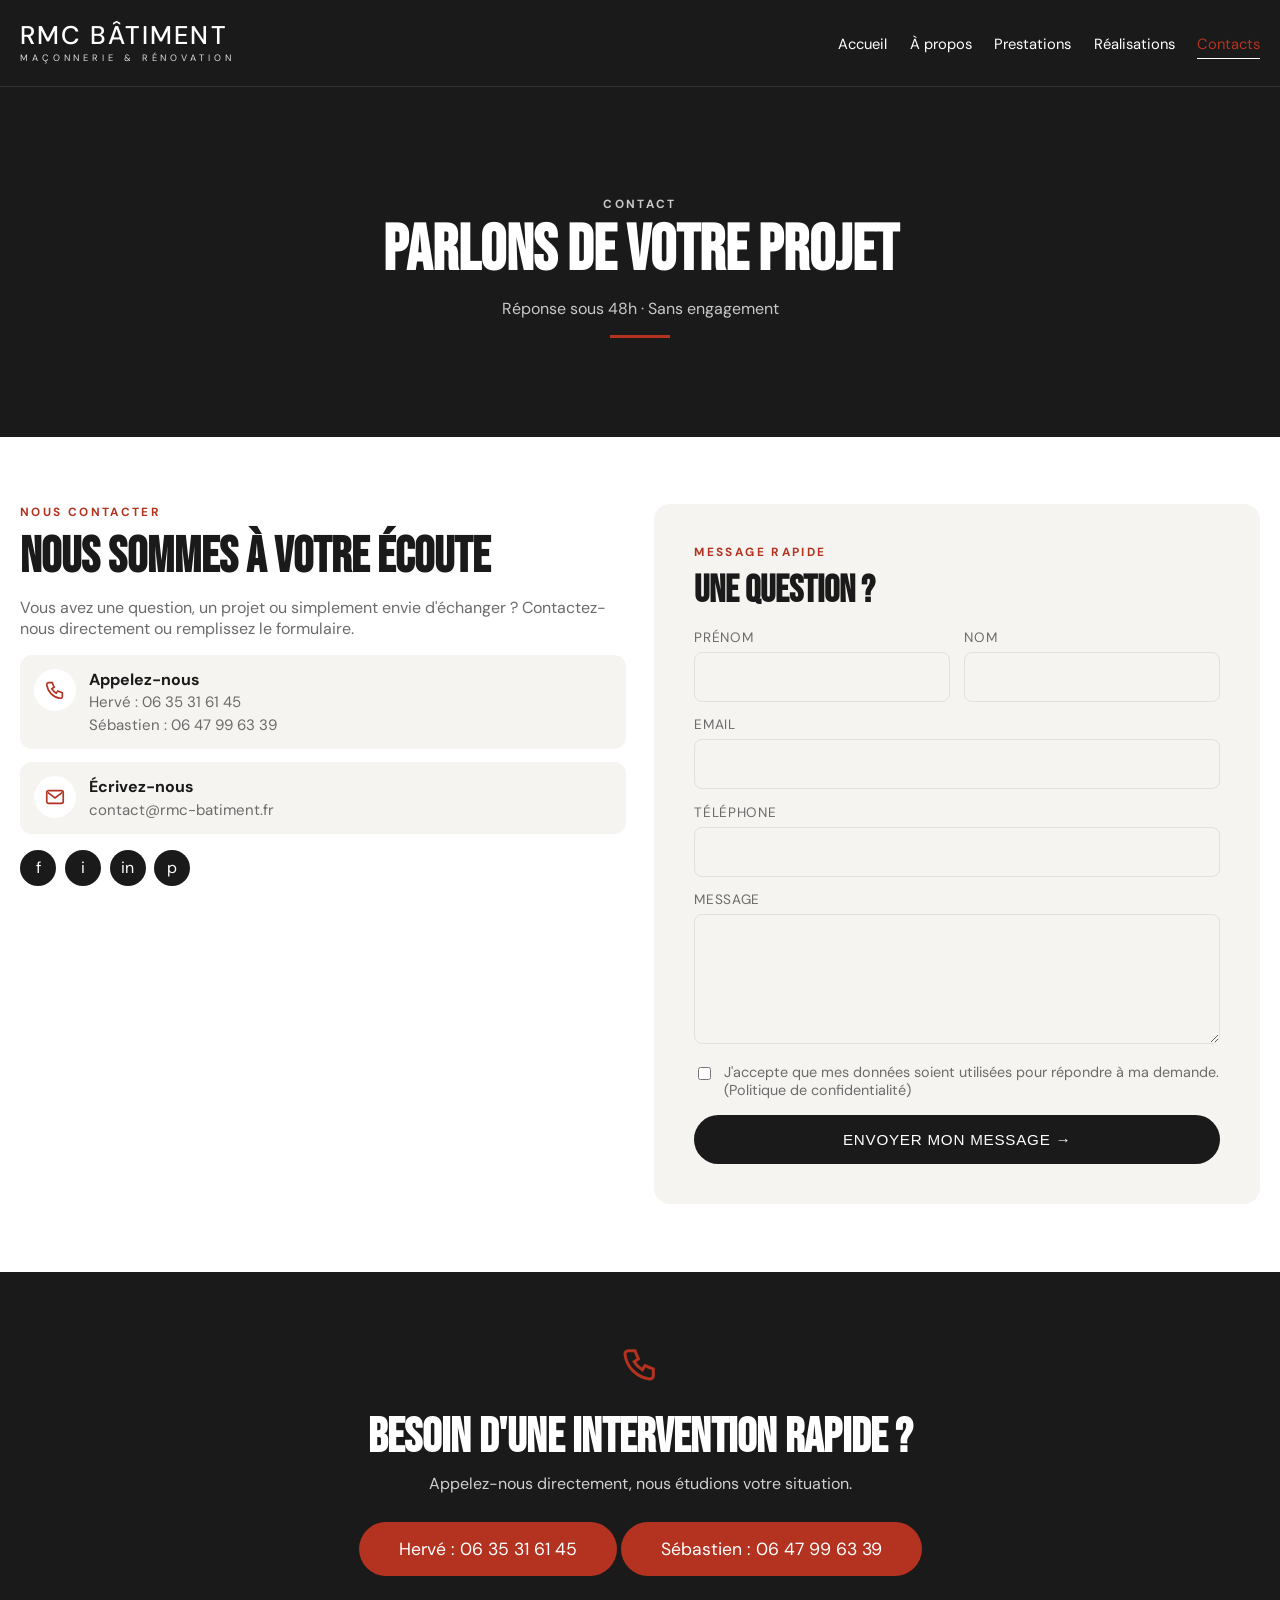
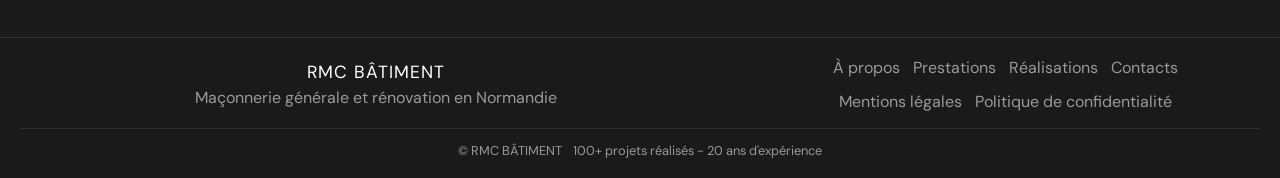
<file: contacts.html>
<!doctype html>
<html lang="fr">
  <head>
    <meta charset="UTF-8" />
    <meta name="viewport" content="width=device-width, initial-scale=1.0" />
    <title>Contacts — RMC Bâtiment | Maçonnerie & Rénovation Normandie</title>
    <meta
      name="description"
      content="Contactez RMC Bâtiment pour vos travaux de maçonnerie, rénovation ou terrassement en Normandie. Réponse sous 48h."
    />
    <link rel="icon" href="assets/images/favicon-rmc-batiment.ico" />
    <link rel="preconnect" href="https://fonts.googleapis.com" />
    <link rel="preconnect" href="https://fonts.gstatic.com" crossorigin />
    <link
      href="https://fonts.googleapis.com/css2?family=Bebas+Neue&family=DM+Sans:wght@400;500;700&family=Playfair+Display:ital@1&display=swap"
      rel="stylesheet"
    />
    <style>
      :root {
        --bg: #f5f4f0;
        --dark: #1a1a1a;
        --muted: #6b6b6b;
        --accent: #b43320;
        --error: #e53e3e;
      }
      * { box-sizing: border-box; }
      html, body { margin: 0; padding: 0; }
      body { background: var(--bg); color: var(--dark); font-family: "DM Sans", sans-serif; }
      a { color: inherit; text-decoration: none; }
      .container { width: min(100% - 2rem, 1240px); margin-inline: auto; }

      .site-header {
        position: sticky;
        top: 0;
        z-index: 30;
        background: #1a1a1a;
        border-bottom: 1px solid rgba(255, 255, 255, 0.1);
      }
      .header-inner { min-height: 86px; display: flex; align-items: center; justify-content: space-between; gap: 1rem; }
      .logo-mark { display: inline-flex; flex-direction: column; line-height: 1; color: #fff; }
      .brand { font-size: clamp(1.25rem, 2vw, 1.6rem); letter-spacing: 0.08em; font-weight: 500; }
      .tagline { margin-top: 0.35rem; font-size: 0.58rem; letter-spacing: 0.42em; text-transform: uppercase; opacity: 0.86; }
      .main-nav ul { list-style: none; margin: 0; padding: 0; display: flex; gap: 1.4rem; }
      .main-nav a { color: #fff; font-size: 0.92rem; position: relative; }
      .main-nav a::after {
        content: ""; position: absolute; left: 0; right: 0; bottom: -0.35rem; height: 1px;
        background: #fff; transform: scaleX(0); transform-origin: left; transition: transform 0.3s ease;
      }
      .main-nav a:hover::after, .main-nav a.active::after { transform: scaleX(1); }
      .main-nav a.active { color: var(--accent); }

      .hero {
        min-height: 350px;
        background: #1a1a1a;
        display: grid;
        place-items: center;
        text-align: center;
        color: #fff;
      }
      .eyebrow {
        margin: 0 0 0.45rem;
        color: var(--accent);
        text-transform: uppercase;
        letter-spacing: 0.2em;
        font-size: 0.74rem;
        font-weight: 700;
      }
      .hero h1 {
        margin: 0;
        font-family: "Bebas Neue", sans-serif;
        font-size: clamp(2.4rem, 8vw, 4rem);
        opacity: 0;
        transform: translateY(20px);
        transition: opacity 0.8s ease, transform 0.8s ease;
      }
      body.loaded .hero h1 { opacity: 1; transform: translateY(0); }
      .hero p { margin: 0.6rem 0 0; color: #c9c9c9; }
      .hero-line { width: 60px; height: 3px; background: var(--accent); margin: 1rem auto 0; }

      .section { padding: 4.2rem 0; }
      .contact-top { background: #fff; }
      .contact-grid { display: grid; grid-template-columns: 1fr; gap: 1.5rem; }
      .title { margin: 0.2rem 0 0.6rem; font-family: "Bebas Neue", sans-serif; font-size: clamp(2rem, 4vw, 3.1rem); }
      .lead { color: var(--muted); margin: 0 0 1rem; }

      .coord-list { display: grid; gap: 0.85rem; }
      .coord-card {
        display: grid;
        grid-template-columns: 42px 1fr;
        gap: 0.8rem;
        align-items: start;
        background: #f5f4f0;
        border-radius: 12px;
        padding: 14px;
        opacity: 0;
        transform: translateX(-28px);
        transition: opacity 0.55s ease, transform 0.55s ease;
      }
      .coord-card.in { opacity: 1; transform: translateX(0); }
      .coord-icon {
        width: 42px; height: 42px; border-radius: 50%;
        display: grid; place-items: center; background: #fff; color: var(--accent);
      }
      .coord-icon svg { width: 22px; height: 22px; }
      .coord-title { margin: 0; color: #1a1a1a; font-weight: 700; }
      .coord-text { margin: 0.15rem 0 0; color: var(--muted); font-size: 0.94rem; }

      .socials { margin-top: 1rem; display: flex; gap: 0.55rem; flex-wrap: wrap; }
      .socials a {
        width: 36px; height: 36px; border-radius: 50%;
        display: inline-flex; align-items: center; justify-content: center;
        background: #1a1a1a; color: #fff; transition: background 0.2s ease;
      }
      .socials a:hover { background: #b43320; }

      .quick-form-wrap {
        background: #f5f4f0;
        border-radius: 16px;
        padding: 40px;
      }
      .quick-form-wrap .title { font-size: clamp(1.8rem, 3vw, 2.6rem); margin-bottom: 0.9rem; }

      .quote-section { background: #f5f4f0; }
      .quote-head { text-align: center; margin-bottom: 1.5rem; }
      .quote-head p { margin: 0; color: var(--muted); }
      .quote-form {
        max-width: 800px;
        margin-inline: auto;
        background: #fff;
        border-radius: 16px;
        padding: 48px;
        box-shadow: 0 10px 22px rgba(0, 0, 0, 0.08);
      }
      .form-step {
        margin: 0 0 1.5rem;
        color: var(--accent);
        text-transform: uppercase;
        letter-spacing: 0.08em;
        font-size: 0.86rem;
        border-bottom: 1px solid #e0e0e0;
        padding-bottom: 0.7rem;
      }
      .grid-two { display: grid; grid-template-columns: 1fr; gap: 0.9rem; }
      .field { margin-bottom: 0.9rem; }
      .field label {
        display: block;
        margin-bottom: 6px;
        color: #6b6b6b;
        text-transform: uppercase;
        letter-spacing: 0.05em;
        font-size: 0.85rem;
      }
      input, select, textarea {
        width: 100%;
        border: 1px solid #e0e0e0;
        border-radius: 8px;
        padding: 14px 16px;
        background: #fff;
        font-family: "DM Sans", sans-serif;
        font-size: 0.95rem;
        color: #1a1a1a;
        transition: border-color 0.2s ease, border-width 0.2s ease;
      }
      textarea { resize: vertical; min-height: 120px; }
      input:focus, select:focus, textarea:focus {
        outline: none;
        border: 2px solid var(--accent);
      }
      .quick-form-wrap input,
      .quick-form-wrap select,
      .quick-form-wrap textarea {
        background: #f5f4f0;
      }
      .form-row {
        display: grid;
        grid-template-columns: 1fr;
        gap: 0.9rem;
      }
      .checkbox {
        display: grid;
        grid-template-columns: auto 1fr;
        gap: 0.6rem;
        align-items: start;
        margin: 0.8rem 0 1rem;
      }
      .checkbox input { width: auto; margin-top: 0.2rem; }
      .checkbox label {
        margin: 0;
        text-transform: none;
        letter-spacing: 0;
        font-size: 0.9rem;
        color: var(--muted);
      }
      .error {
        margin-top: 4px;
        color: var(--error);
        font-size: 0.82rem;
        display: none;
      }
      .field.invalid .error { display: block; }
      .field.invalid input,
      .field.invalid select,
      .field.invalid textarea {
        border: 2px solid var(--error);
      }

      .btn-submit {
        width: 100%;
        border: 0;
        border-radius: 50px;
        padding: 16px;
        color: #fff;
        background: #1a1a1a;
        font-size: 0.95rem;
        letter-spacing: 0.05em;
        text-transform: uppercase;
        cursor: pointer;
        transition: background 0.2s ease;
      }
      .btn-submit:hover { background: #b43320; }
      .btn-submit.accent { background: #b43320; padding: 18px; font-size: 1rem; }
      .btn-submit.accent:hover { background: #b43320; }

      .success-msg {
        display: none;
        margin-top: 1rem;
        border: 1px solid #38a169;
        background: #f0fff4;
        color: #276749;
        border-radius: 10px;
        padding: 0.9rem 1rem;
      }
      .success-msg.show { display: block; }

      .maps { background: #fff; text-align: center; }
      .map-title { margin: 0; font-family: "Bebas Neue", sans-serif; font-size: clamp(2rem, 4vw, 3rem); }
      .map-sub { margin: 0.45rem 0 1rem; color: var(--muted); }
      .map-placeholder {
        width: 100%;
        height: 450px;
        border-radius: 12px;
        background: #2c2c2c;
        color: #fff;
        display: grid;
        place-items: center;
        padding: 1rem;
      }

      .urgence {
        background: #1a1a1a;
        color: #fff;
        text-align: center;
        padding: 3.8rem 0;
      }
      .urgence-icon {
        width: 64px;
        height: 64px;
        margin: 0 auto 0.8rem;
        display: grid;
        place-items: center;
        color: #b43320;
        animation: pulse 2s infinite;
      }
      .urgence-icon svg { width: 40px; height: 40px; }
      @keyframes pulse {
        0%, 100% { transform: scale(1); }
        50% { transform: scale(1.1); }
      }
      .urgence h2 {
        margin: 0 0 0.45rem;
        font-family: "Bebas Neue", sans-serif;
        font-size: clamp(2rem, 4.5vw, 3rem);
      }
      .urgence p { margin: 0 0 1rem; color: #d0d0d0; }
      .urgence-btn {
        display: inline-flex;
        border-radius: 50px;
        padding: 16px 40px;
        font-size: 1.1rem;
        background: #b43320;
        color: #fff;
      }

      .reveal {
        opacity: 0;
        transform: translateY(30px);
        transition: opacity 0.65s ease, transform 0.65s ease;
      }
      .reveal.in { opacity: 1; transform: translateY(0); }

      .site-footer {
        border-top: 1px solid rgba(255, 255, 255, 0.1);
        background: #1a1a1a;
        color: #9a9a9a;
        padding: 1.2rem 0 1.2rem;
      }
      .footer-grid { display: grid; grid-template-columns: 1fr; gap: 1.2rem; text-align: center; }
      .footer-brand { color: #fff; font-size: 1.1rem; letter-spacing: 0.06em; margin: 0; }
      .footer-note { margin: 0.25rem 0 0; }
      .footer-links { display: grid; gap: 0.8rem; justify-content: center; }
      .footer-links-row { display: flex; flex-wrap: wrap; gap: 0.8rem; justify-content: center; }
      .footer-links a, .footer-meta { color: #9a9a9a; }
      .footer-links a:hover { color: #fff; }
      .footer-meta {
        border-top: 1px solid rgba(255, 255, 255, 0.1);
        margin-top: 1rem;
        padding-top: 0.8rem;
        font-size: 0.8rem;
        display: flex;
        justify-content: space-between;
        gap: 0.7rem;
      }

      @media (min-width: 768px) {
        .contact-grid { grid-template-columns: 1fr 1fr; gap: 1.8rem; }
        .form-row, .grid-two { grid-template-columns: 1fr 1fr; }
        .footer-grid { grid-template-columns: 1.4fr 1fr; align-items: center; justify-content: space-between; }
        .footer-meta { justify-content: center; }
      }

      @media (min-width: 1200px) {
        .hero h1 { font-size: 4rem; }
      }

      @media (max-width: 900px) {
        .header-inner {
          min-height: 80px;
          flex-direction: column;
          justify-content: center;
          align-items: flex-start;
          padding: 0.55rem 0;
        }
        .main-nav ul {
          gap: 0.95rem;
          flex-wrap: wrap;
        }
        .footer-meta { flex-direction: column; justify-content: center; align-items: center; }
      }
    </style>
  </head>
  <body>
    <header class="site-header">
      <div class="container header-inner">
        <a href="index.html" class="logo-mark" aria-label="Accueil RMC Bâtiment">
          <span class="brand">RMC BÂTIMENT</span>
          <span class="tagline">MAÇONNERIE & RÉNOVATION</span>
        </a>
        <nav class="main-nav" aria-label="Navigation principale">
          <ul>
            <li><a href="index.html">Accueil</a></li>
            <li><a href="a-propos.html">À propos</a></li>
            <li><a href="prestations.html">Prestations</a></li>
            <li><a href="realisations.html">Réalisations</a></li>
            <li><a href="contacts.html" class="active">Contacts</a></li>
          </ul>
        </nav>
      </div>
    </header>

    <main>
      <section class="hero">
        <div class="container">
          <p class="eyebrow">CONTACT</p>
          <h1>Parlons de votre projet</h1>
          <p>Réponse sous 48h · Sans engagement</p>
          <div class="hero-line"></div>
        </div>
      </section>

      <section class="section contact-top" id="contact">
        <div class="container contact-grid">
          <article class="reveal">
            <p class="eyebrow">NOUS CONTACTER</p>
            <h2 class="title">Nous sommes à votre écoute</h2>
            <p class="lead">Vous avez une question, un projet ou simplement envie d'échanger ? Contactez-nous directement ou remplissez le formulaire.</p>

            <div class="coord-list">
              <article class="coord-card" data-delay="100">
                <div class="coord-icon"><svg viewBox="0 0 24 24" fill="none"><path d="M5 4h4l2 5-2.5 1.6a15 15 0 0 0 4.9 4.9L15 13l5 2v4a2 2 0 0 1-2.2 2A17 17 0 0 1 3 6.2 2 2 0 0 1 5 4Z" stroke="currentColor" stroke-width="1.8"/></svg></div>
                <div><p class="coord-title">Appelez-nous</p><p class="coord-text"><a href="tel:+33635316145">Hervé : 06 35 31 61 45</a></p><p class="coord-text"><a href="tel:+33647996339">Sébastien : 06 47 99 63 39</a></p></div>
              </article>
              <article class="coord-card" data-delay="200">
                <div class="coord-icon"><svg viewBox="0 0 24 24" fill="none"><rect x="3" y="5" width="18" height="14" rx="2" stroke="currentColor" stroke-width="1.8"/><path d="m4 7 8 6 8-6" stroke="currentColor" stroke-width="1.8"/></svg></div>
                <div><p class="coord-title">Écrivez-nous</p><p class="coord-text"><a href="mailto:contact@rmc-batiment.fr">contact@rmc-batiment.fr</a></p></div>
              </article>
            </div>

            <div class="socials">
              <a href="#" aria-label="Facebook">f</a>
              <a href="#" aria-label="Instagram">i</a>
              <a href="#" aria-label="LinkedIn">in</a>
              <a href="#" aria-label="Pinterest">p</a>
            </div>
          </article>

          <article class="quick-form-wrap reveal">
            <p class="eyebrow">MESSAGE RAPIDE</p>
            <h2 class="title">Une question ?</h2>
            <form id="quickForm" action="https://formspree.io/f/TONID" method="POST" novalidate>
              <div class="form-row">
                <div class="field"><label for="q-firstname">Prénom</label><input id="q-firstname" name="prenom" required /><p class="error">Ce champ est obligatoire</p></div>
                <div class="field"><label for="q-lastname">Nom</label><input id="q-lastname" name="nom" required /><p class="error">Ce champ est obligatoire</p></div>
              </div>
              <div class="field"><label for="q-email">Email</label><input id="q-email" name="email" required /><p class="error">Ce champ est obligatoire</p></div>
              <div class="field"><label for="q-phone">Téléphone</label><input id="q-phone" name="telephone" required /><p class="error">Ce champ est obligatoire</p></div>
              <div class="field"><label for="q-message">Message</label><textarea id="q-message" name="message" rows="5" required></textarea><p class="error">Ce champ est obligatoire</p></div>
              <div class="checkbox field"><input type="checkbox" id="q-rgpd" required /><label for="q-rgpd">J'accepte que mes données soient utilisées pour répondre à ma demande. (<a href="politique-confidentialite.html">Politique de confidentialité</a>)</label><p class="error">Ce champ est obligatoire</p></div>
              <button class="btn-submit" type="submit">Envoyer mon message →</button>
            </form>
          </article>
        </div>
      </section>


      <section class="urgence">
        <div class="container reveal">
          <div class="urgence-icon">
            <svg viewBox="0 0 24 24" fill="none"><path d="M5 4h4l2 5-2.5 1.6a15 15 0 0 0 4.9 4.9L15 13l5 2v4a2 2 0 0 1-2.2 2A17 17 0 0 1 3 6.2 2 2 0 0 1 5 4Z" stroke="currentColor" stroke-width="1.8"/></svg>
          </div>
          <h2>Besoin d'une intervention rapide ?</h2>
          <p>Appelez-nous directement, nous étudions votre situation.</p>
          <a class="urgence-btn" href="tel:+33635316145">Hervé : 06 35 31 61 45</a>
          <a class="urgence-btn" href="tel:+33647996339" style="margin-top:12px;">Sébastien : 06 47 99 63 39</a>
        </div>
      </section>
    </main>

    <footer class="site-footer">
      <div class="container">
        <div class="footer-grid">
          <div>
            <p class="footer-brand">RMC BÂTIMENT</p>
            <p class="footer-note">Maçonnerie générale et rénovation en Normandie</p>
          </div>
          <nav class="footer-links" aria-label="Liens footer">
            <div class="footer-links-row">
              <a href="a-propos.html">À propos</a>
              <a href="prestations.html">Prestations</a>
              <a href="realisations.html">Réalisations</a>
              <a href="contacts.html">Contacts</a>
            </div>
            <div class="footer-links-row">
              <a href="mentions-legales.html">Mentions légales</a>
              <a href="politique-confidentialite.html">Politique de confidentialité</a>
            </div>
          </nav>
        </div>
        <div class="footer-meta">
          <span>© RMC BÂTIMENT</span>
          <span>100+ projets réalisés - 20 ans d'expérience</span>
        </div>
      </div>
    </footer>

    <script>
      document.addEventListener("DOMContentLoaded", function () {
        document.body.classList.add("loaded");

        var emailRegex = /^[^\s@]+@[^\s@]+\.[^\s@]+$/;
        var phoneRegex = /^\D*(\d\D*){10}$/;

        function markInvalid(field, isInvalid, customMessage) {
          if (!field) return;
          field.classList.toggle("invalid", isInvalid);
          var error = field.querySelector(".error");
          if (error && customMessage) error.textContent = customMessage;
        }

        function validateForm(form) {
          var valid = true;
          var fields = form.querySelectorAll(".field");
          fields.forEach(function (field) {
            var input = field.querySelector("input, select, textarea");
            if (!input) return;
            var value = input.type === "checkbox" ? input.checked : input.value.trim();
            var isInvalid = false;
            var msg = "Ce champ est obligatoire";

            if (input.hasAttribute("required")) {
              if (input.type === "checkbox" && !value) isInvalid = true;
              if (input.type !== "checkbox" && !value) isInvalid = true;
            }
            if (!isInvalid && input.name === "email" && !emailRegex.test(input.value.trim())) {
              isInvalid = true;
              msg = "Format email invalide";
            }
            if (!isInvalid && input.name === "telephone" && !phoneRegex.test(input.value.trim())) {
              isInvalid = true;
              msg = "Format téléphone invalide (10 chiffres)";
            }
            markInvalid(field, isInvalid, msg);
            if (isInvalid) valid = false;
          });
          return valid;
        }

        function bindForm(form, successBox) {
          if (!form) return;
          form.addEventListener("submit", function (e) {
            e.preventDefault();
            if (!validateForm(form)) return;

            fetch(form.action, {
              method: "POST",
              body: new FormData(form),
              headers: { Accept: "application/json" }
            }).then(function () {
              if (successBox) successBox.classList.add("show");
              form.reset();
              form.querySelectorAll(".field").forEach(function (f) { f.classList.remove("invalid"); });
            }).catch(function () {
              if (successBox) {
                successBox.classList.add("show");
                successBox.style.borderColor = "#E53E3E";
                successBox.style.background = "#fff5f5";
                successBox.style.color = "#9b2c2c";
                successBox.textContent = "Une erreur est survenue. Merci de réessayer.";
              }
            });
          });
        }

        bindForm(document.getElementById("quickForm"));
        bindForm(document.getElementById("quoteForm"), document.getElementById("quoteSuccess"));

        var reveals = document.querySelectorAll(".reveal");
        var coordCards = document.querySelectorAll(".coord-card");
        if ("IntersectionObserver" in window) {
          var obs = new IntersectionObserver(function (entries, observer) {
            entries.forEach(function (entry) {
              if (entry.isIntersecting) {
                entry.target.classList.add("in");
                observer.unobserve(entry.target);
              }
            });
          }, { threshold: 0.2 });
          reveals.forEach(function (el) { obs.observe(el); });

          var coordObs = new IntersectionObserver(function (entries, observer) {
            entries.forEach(function (entry) {
              if (entry.isIntersecting) {
                var delay = parseInt(entry.target.getAttribute("data-delay"), 10) || 0;
                entry.target.style.transitionDelay = delay + "ms";
                entry.target.classList.add("in");
                observer.unobserve(entry.target);
              }
            });
          }, { threshold: 0.2 });
          coordCards.forEach(function (card) { coordObs.observe(card); });
        } else {
          reveals.forEach(function (el) { el.classList.add("in"); });
          coordCards.forEach(function (card) { card.classList.add("in"); });
        }
      });
    </script>
  </body>
</html>
</file>
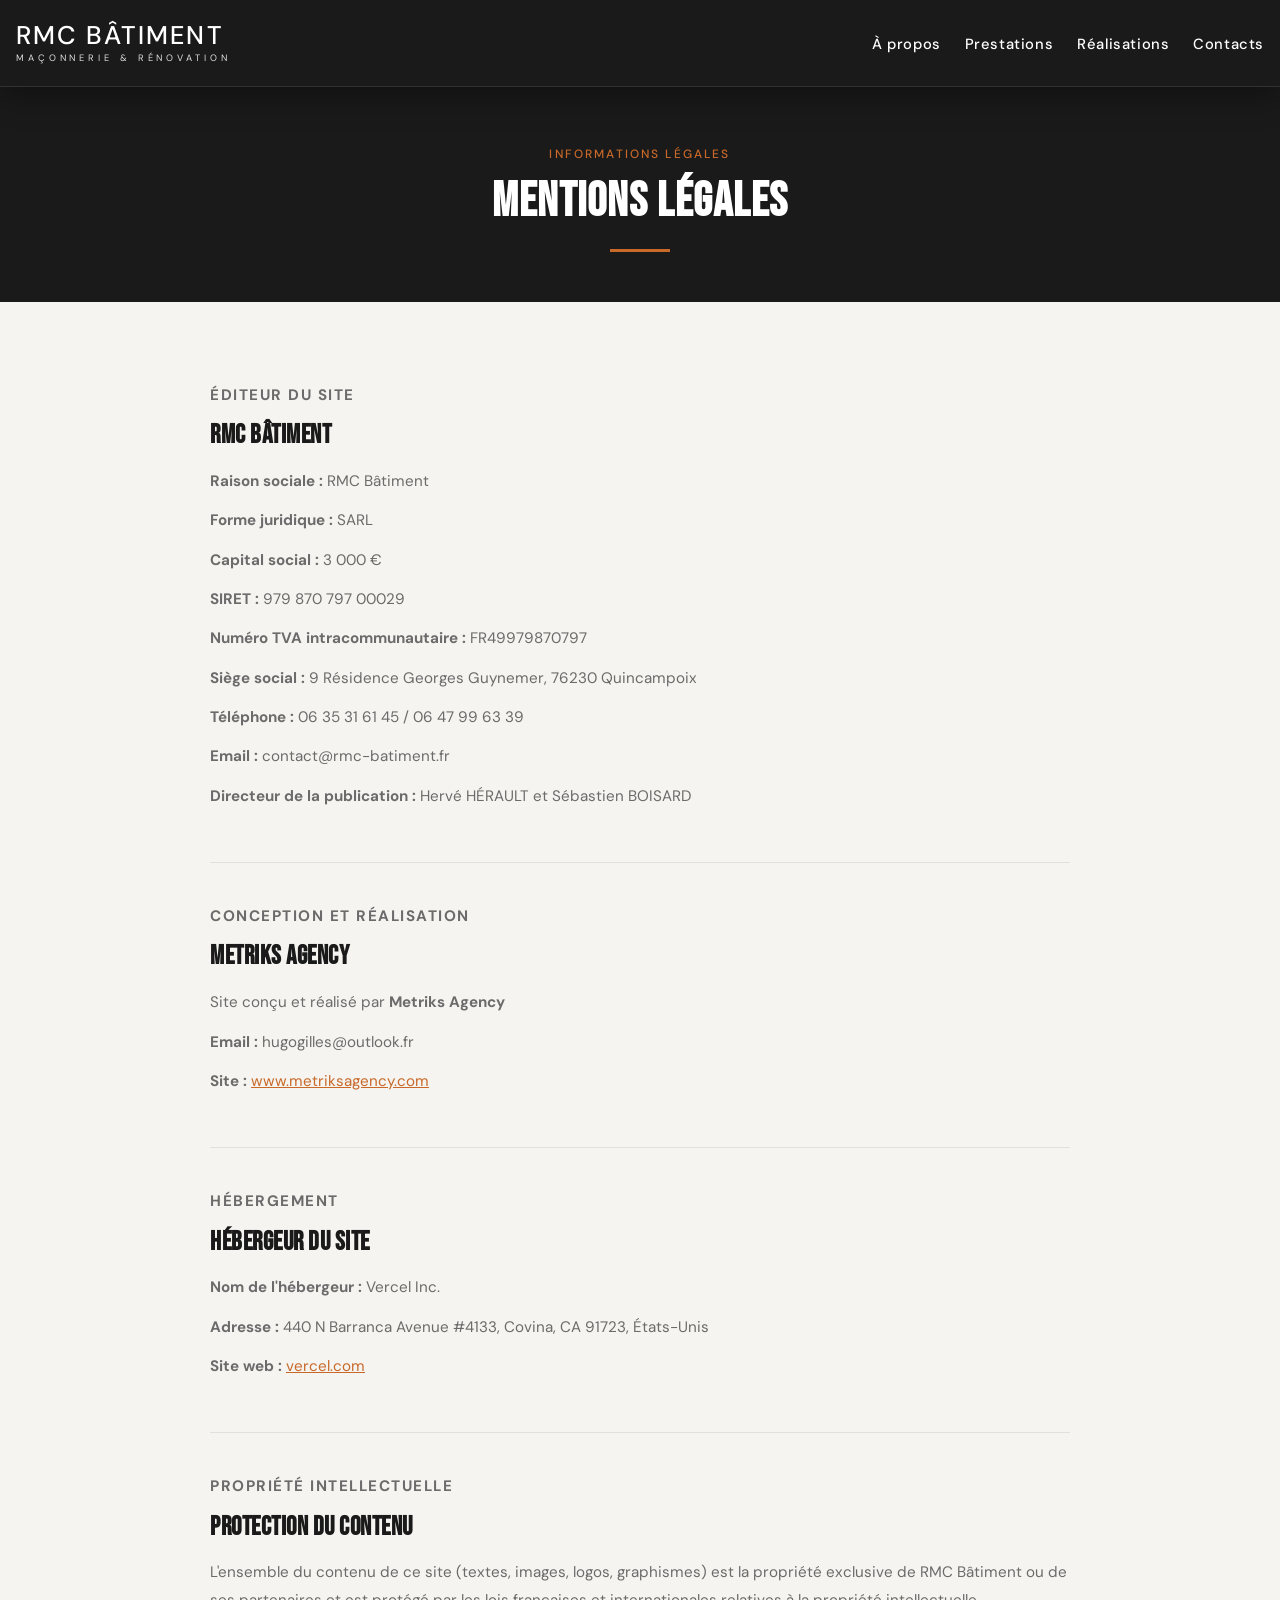
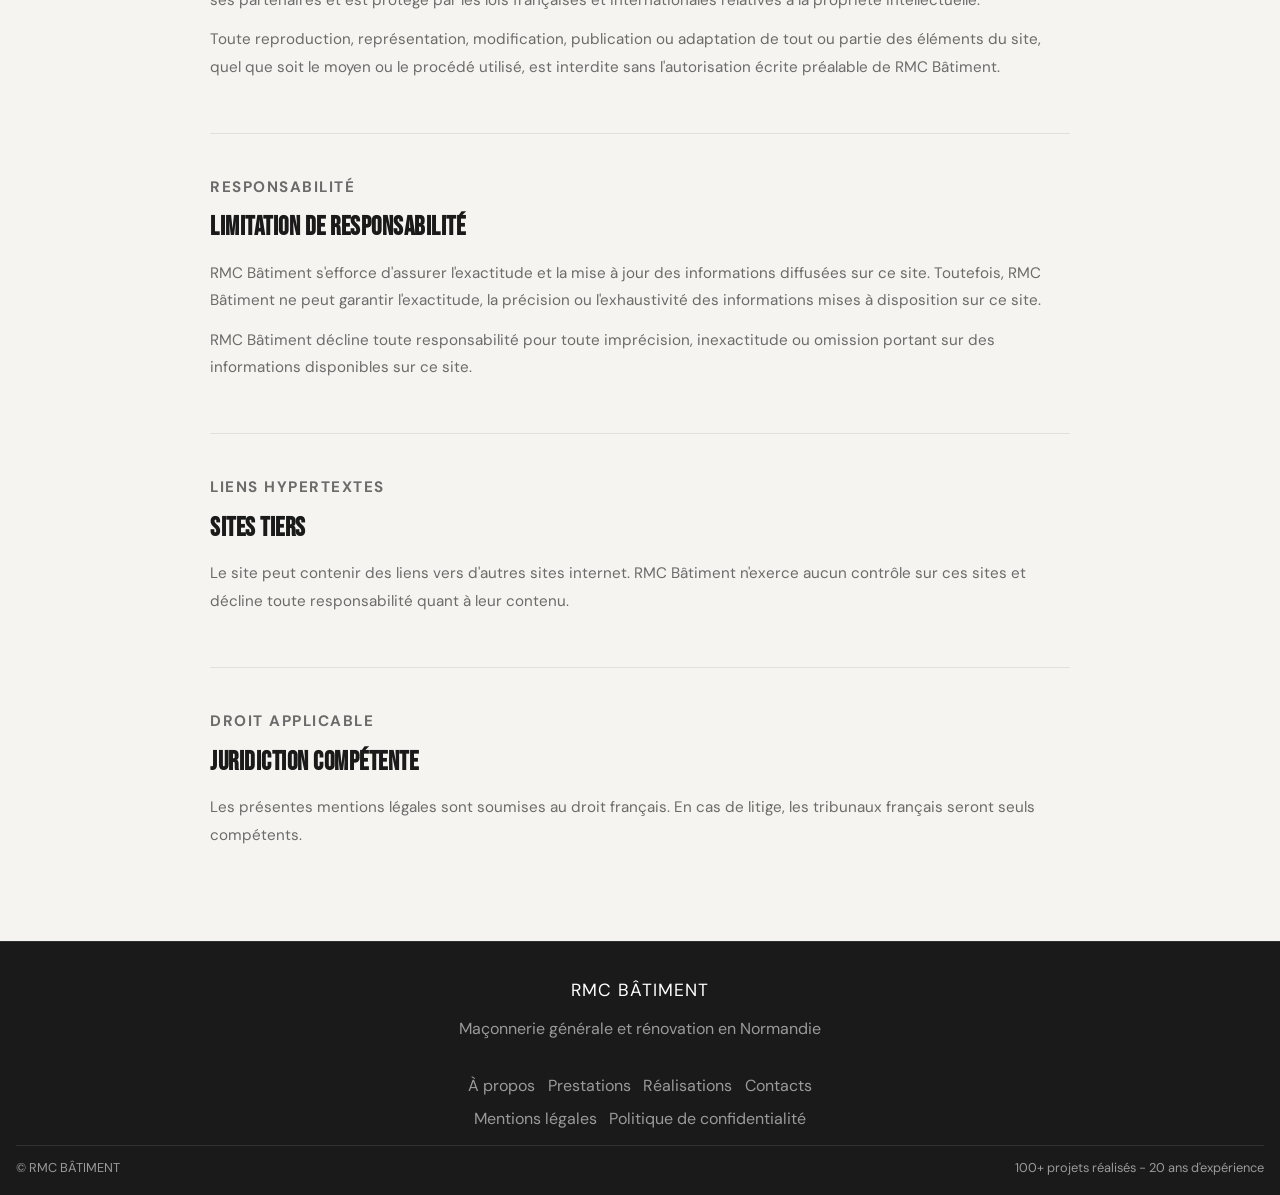
<file: mentions-legales.html>
<!doctype html>
<html lang="fr">
  <head>
    <meta charset="UTF-8" />
    <meta name="viewport" content="width=device-width, initial-scale=1.0" />
    <title>Mentions légales — RMC Bâtiment</title>
    <meta name="robots" content="noindex" />
    <link rel="icon" href="assets/images/favicon-rmc-batiment.ico" />
    <link rel="preconnect" href="https://fonts.googleapis.com" />
    <link rel="preconnect" href="https://fonts.gstatic.com" crossorigin />
    <link
      href="https://fonts.googleapis.com/css2?family=Bebas+Neue&family=DM+Sans:wght@400;500;700&family=Playfair+Display:ital@1&display=swap"
      rel="stylesheet"
    />
    <style>
      :root {
        --bg-dark: #111111;
        --bg-card: #1c1c1c;
        --text-white: #ffffff;
        --text-muted: #9a9a9a;
        --accent: #b43320;
        --border: rgba(255, 255, 255, 0.1);
        --bg-light: #f5f4f0;
        --anthracite: #1a1a1a;
        --concrete: #6b6b6b;
        --ocre: #C8692A;
      }

      * { box-sizing: border-box; }

      html, body {
        margin: 0;
        padding: 0;
        background: var(--bg-light);
        color: var(--anthracite);
        font-family: "DM Sans", sans-serif;
        min-height: 100%;
      }

      a { color: inherit; text-decoration: none; }

      .container {
        width: min(100% - 2rem, 1320px);
        margin-inline: auto;
      }

      /* ── Header ── */
      .site-header {
        position: fixed;
        inset: 0 0 auto 0;
        z-index: 50;
        background: #1a1a1a;
        border-bottom: 1px solid transparent;
        transition: background 0.35s ease, border-color 0.35s ease, box-shadow 0.35s ease;
      }

      .site-header.scrolled {
        background: #1a1a1a;
        border-color: var(--border);
        box-shadow: 0 10px 30px rgba(0, 0, 0, 0.35);
      }

      .header-inner {
        min-height: 86px;
        display: flex;
        align-items: center;
        justify-content: space-between;
        gap: 1rem;
      }

      .logo-mark {
        display: inline-flex;
        flex-direction: column;
        line-height: 1;
        color: #fff;
      }

      .logo-mark .logo-text {
        display: inline-flex;
        flex-direction: column;
        line-height: 1;
      }

      .logo-mark .brand {
        font-size: clamp(1.25rem, 2vw, 1.6rem);
        letter-spacing: 0.08em;
        font-weight: 500;
      }

      .logo-mark .tagline {
        margin-top: 0.35rem;
        font-size: 0.58rem;
        letter-spacing: 0.42em;
        text-transform: uppercase;
        opacity: 0.86;
      }

      .main-nav ul {
        display: flex;
        align-items: center;
        gap: 1.5rem;
        margin: 0;
        padding: 0;
        list-style: none;
      }

      .main-nav a {
        position: relative;
        font-size: 0.92rem;
        letter-spacing: 0.04em;
        font-weight: 500;
        color: #fff;
      }

      .main-nav a::after {
        content: "";
        position: absolute;
        left: 0;
        right: 0;
        bottom: -0.35rem;
        height: 1px;
        background: #fff;
        clip-path: inset(0 100% 0 0);
        transition: clip-path 0.35s ease;
      }

      .main-nav a:hover::after { clip-path: inset(0 0 0 0); }

      /* ── Hero ── */
      .page-hero {
        background: #1A1A1A;
        padding-top: 86px;
        display: flex;
        align-items: center;
        justify-content: center;
        min-height: 300px;
        text-align: center;
      }

      .page-hero .hero-inner {
        padding: 60px 24px 50px;
      }

      .hero-surtitle {
        font-family: "DM Sans", sans-serif;
        font-size: 0.75rem;
        letter-spacing: 0.18em;
        text-transform: uppercase;
        color: var(--ocre);
        margin: 0 0 14px;
        font-weight: 500;
      }

      .hero-title {
        font-family: "Bebas Neue", sans-serif;
        font-size: clamp(2.2rem, 5vw, 3rem);
        color: #fff;
        margin: 0 0 20px;
        line-height: 1.1;
        letter-spacing: 0.02em;
      }

      .hero-bar {
        width: 60px;
        height: 3px;
        background: var(--ocre);
        margin: 0 auto;
        border: none;
      }

      /* ── Content ── */
      .legal-content {
        background: var(--bg-light);
        padding: 80px 24px;
      }

      .legal-inner {
        max-width: 860px;
        margin: 0 auto;
      }

      .legal-block {
        padding-bottom: 40px;
        margin-bottom: 40px;
        border-bottom: 1px solid #E0E0E0;
      }

      .legal-block:last-child {
        border-bottom: none;
        margin-bottom: 0;
        padding-bottom: 0;
      }

      .legal-label {
        font-family: "DM Sans", sans-serif;
        text-transform: uppercase;
        color: var(--ocre);
        font-size: 0.8rem;
        letter-spacing: 0.1em;
        margin: 0 0 12px;
        font-weight: 700;
      }

      .legal-subtitle {
        font-family: "Bebas Neue", sans-serif;
        color: #1A1A1A;
        font-size: 1.6rem;
        margin: 0 0 16px;
        line-height: 1.2;
        letter-spacing: 0.02em;
      }

      .legal-block p,
      .legal-block ul {
        font-family: "DM Sans", sans-serif;
        color: #6B6B6B;
        font-size: 0.95rem;
        line-height: 1.8;
        margin: 0 0 12px;
      }

      .legal-block ul {
        padding-left: 1.4rem;
      }

      .legal-block li {
        margin-bottom: 4px;
      }

      .legal-block a {
        color: var(--ocre);
        text-decoration: underline;
      }

      .to-complete {
        background: #FFF3E0;
        border-left: 3px solid var(--ocre);
        padding: 12px 16px;
        font-style: italic;
        color: var(--ocre);
        font-size: 0.95rem;
        line-height: 1.8;
        margin: 12px 0;
        border-radius: 0 4px 4px 0;
      }

      /* ── Footer ── */
      .site-footer {
        border-top: 1px solid var(--border);
        background: #1a1a1a;
        padding: 1.2rem 0;
        color: #fff;
      }

      .footer-grid {
        display: grid;
        grid-template-columns: 1fr;
        gap: 1.2rem;
        text-align: center;
      }

      .footer-brand {
        font-size: 1.1rem;
        letter-spacing: 0.06em;
      }

      .footer-note, .footer-links a, .footer-meta { color: #9a9a9a; }

      .footer-links {
        display: grid;
        gap: 0.8rem;
        justify-content: center;
      }

      .footer-links-row {
        display: flex;
        flex-wrap: wrap;
        gap: 0.8rem;
        justify-content: center;
      }

      .footer-links a:hover { color: #ffffff; }

      .footer-meta {
        border-top: 1px solid var(--border);
        margin-top: 1rem;
        padding-top: 0.8rem;
        font-size: 0.8rem;
        display: flex;
        justify-content: space-between;
        gap: 0.7rem;
        text-align: center;
      }

      /* ── Reveal ── */
      .reveal {
        opacity: 0;
        transform: translateY(26px);
        transition: opacity 0.7s ease, transform 0.7s ease;
      }
      .reveal.in {
        opacity: 1;
        transform: translateY(0);
      }

      /* ── Responsive ── */
      @media (max-width: 900px) {
        .header-inner {
          min-height: 80px;
          flex-direction: column;
          justify-content: center;
          align-items: flex-start;
          padding: 0.55rem 0;
        }
        .main-nav ul {
          gap: 0.95rem;
          flex-wrap: wrap;
        }
        .footer-meta {
          flex-direction: column;
          justify-content: center;
          align-items: center;
        }
        .page-hero { min-height: 250px; }
      }
    </style>
  </head>
  <body>
    <header class="site-header scrolled">
      <div class="container header-inner">
        <a href="index.html" class="logo-mark" aria-label="Accueil RMC Bâtiment">
          <span class="logo-text">
            <span class="brand">RMC BÂTIMENT</span>
            <span class="tagline">MAÇONNERIE & RÉNOVATION</span>
          </span>
        </a>
        <nav class="main-nav" aria-label="Navigation principale">
          <ul>
            <li><a href="a-propos.html">À propos</a></li>
            <li><a href="prestations.html">Prestations</a></li>
            <li><a href="realisations.html">Réalisations</a></li>
            <li><a href="contacts.html">Contacts</a></li>
          </ul>
        </nav>
      </div>
    </header>

    <main>
      <section class="page-hero">
        <div class="hero-inner reveal">
          <p class="hero-surtitle">Informations légales</p>
          <h1 class="hero-title">Mentions légales</h1>
          <hr class="hero-bar" />
        </div>
      </section>

      <section class="legal-content">
        <div class="legal-inner">

          <div class="legal-block reveal">
            <p class="legal-label">Éditeur du site</p>
            <h2 class="legal-subtitle">RMC Bâtiment</h2>
            <p><strong>Raison sociale :</strong> RMC Bâtiment</p>
            <p><strong>Forme juridique :</strong> SARL</p>
            <p><strong>Capital social :</strong> 3 000 €</p>
            <p><strong>SIRET :</strong> 979 870 797 00029</p>
            <p><strong>Numéro TVA intracommunautaire :</strong> FR49979870797</p>
            <p><strong>Siège social :</strong> 9 Résidence Georges Guynemer, 76230 Quincampoix</p>
            <p><strong>Téléphone :</strong> 06 35 31 61 45 / 06 47 99 63 39</p>
            <p><strong>Email :</strong> contact@rmc-batiment.fr</p>
            <p><strong>Directeur de la publication :</strong> Hervé HÉRAULT et Sébastien BOISARD</p>
          </div>

          <div class="legal-block reveal">
            <p class="legal-label">Conception et réalisation</p>
            <h2 class="legal-subtitle">Metriks Agency</h2>
            <p>Site conçu et réalisé par <strong>Metriks Agency</strong></p>
            <p><strong>Email :</strong> hugogilles@outlook.fr</p>
            <p><strong>Site :</strong> <a href="https://www.metriksagency.com" target="_blank" rel="noopener">www.metriksagency.com</a></p>
          </div>

          <div class="legal-block reveal">
            <p class="legal-label">Hébergement</p>
            <h2 class="legal-subtitle">Hébergeur du site</h2>
            <p><strong>Nom de l'hébergeur :</strong> Vercel Inc.</p>
            <p><strong>Adresse :</strong> 440 N Barranca Avenue #4133, Covina, CA 91723, États-Unis</p>
            <p><strong>Site web :</strong> <a href="https://vercel.com" target="_blank" rel="noopener">vercel.com</a></p>
          </div>

          <div class="legal-block reveal">
            <p class="legal-label">Propriété intellectuelle</p>
            <h2 class="legal-subtitle">Protection du contenu</h2>
            <p>L'ensemble du contenu de ce site (textes, images, logos, graphismes) est la propriété exclusive de RMC Bâtiment ou de ses partenaires et est protégé par les lois françaises et internationales relatives à la propriété intellectuelle.</p>
            <p>Toute reproduction, représentation, modification, publication ou adaptation de tout ou partie des éléments du site, quel que soit le moyen ou le procédé utilisé, est interdite sans l'autorisation écrite préalable de RMC Bâtiment.</p>
          </div>

          <div class="legal-block reveal">
            <p class="legal-label">Responsabilité</p>
            <h2 class="legal-subtitle">Limitation de responsabilité</h2>
            <p>RMC Bâtiment s'efforce d'assurer l'exactitude et la mise à jour des informations diffusées sur ce site. Toutefois, RMC Bâtiment ne peut garantir l'exactitude, la précision ou l'exhaustivité des informations mises à disposition sur ce site.</p>
            <p>RMC Bâtiment décline toute responsabilité pour toute imprécision, inexactitude ou omission portant sur des informations disponibles sur ce site.</p>
          </div>

          <div class="legal-block reveal">
            <p class="legal-label">Liens hypertextes</p>
            <h2 class="legal-subtitle">Sites tiers</h2>
            <p>Le site peut contenir des liens vers d'autres sites internet. RMC Bâtiment n'exerce aucun contrôle sur ces sites et décline toute responsabilité quant à leur contenu.</p>
          </div>

          <div class="legal-block reveal">
            <p class="legal-label">Droit applicable</p>
            <h2 class="legal-subtitle">Juridiction compétente</h2>
            <p>Les présentes mentions légales sont soumises au droit français. En cas de litige, les tribunaux français seront seuls compétents.</p>
          </div>

        </div>
      </section>
    </main>

    <footer class="site-footer">
      <div class="container">
        <div class="footer-grid">
          <div>
            <p class="footer-brand">RMC BÂTIMENT</p>
            <p class="footer-note">Maçonnerie générale et rénovation en Normandie</p>
          </div>
          <nav class="footer-links" aria-label="Liens footer">
            <div class="footer-links-row">
              <a href="a-propos.html">À propos</a>
              <a href="prestations.html">Prestations</a>
              <a href="realisations.html">Réalisations</a>
              <a href="contacts.html">Contacts</a>
            </div>
            <div class="footer-links-row">
              <a href="mentions-legales.html">Mentions légales</a>
              <a href="politique-confidentialite.html">Politique de confidentialité</a>
            </div>
          </nav>
        </div>
        <div class="footer-meta">
          <span>© RMC BÂTIMENT</span>
          <span>100+ projets réalisés - 20 ans d'expérience</span>
        </div>
      </div>
    </footer>

    <script>
      document.addEventListener("DOMContentLoaded", function () {
        var revealItems = document.querySelectorAll(".reveal");
        if ("IntersectionObserver" in window && revealItems.length) {
          var revealObserver = new IntersectionObserver(function (entries, obs) {
            entries.forEach(function (entry) {
              if (entry.isIntersecting) {
                entry.target.classList.add("in");
                obs.unobserve(entry.target);
              }
            });
          }, { threshold: 0.14 });
          revealItems.forEach(function (item) { revealObserver.observe(item); });
        } else {
          revealItems.forEach(function (item) { item.classList.add("in"); });
        }
      });
    </script>
  </body>
</html>
</file>
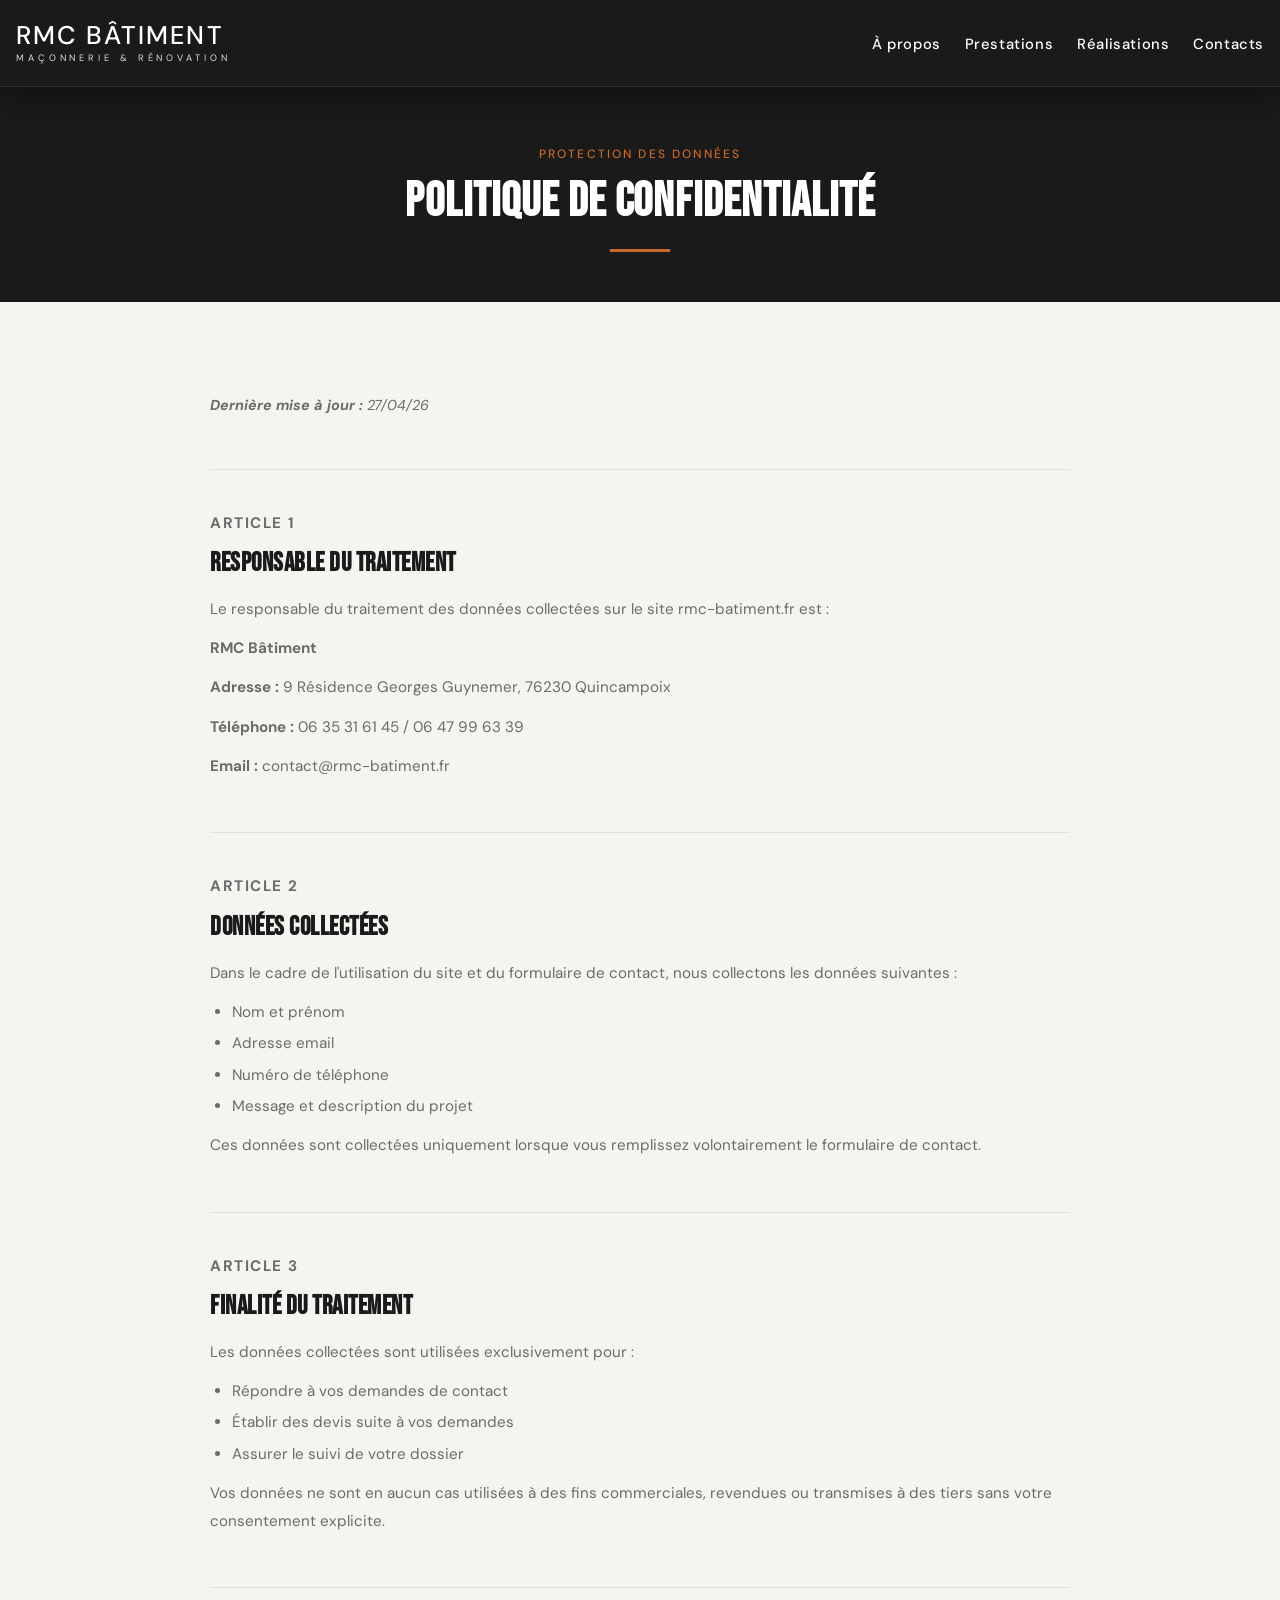
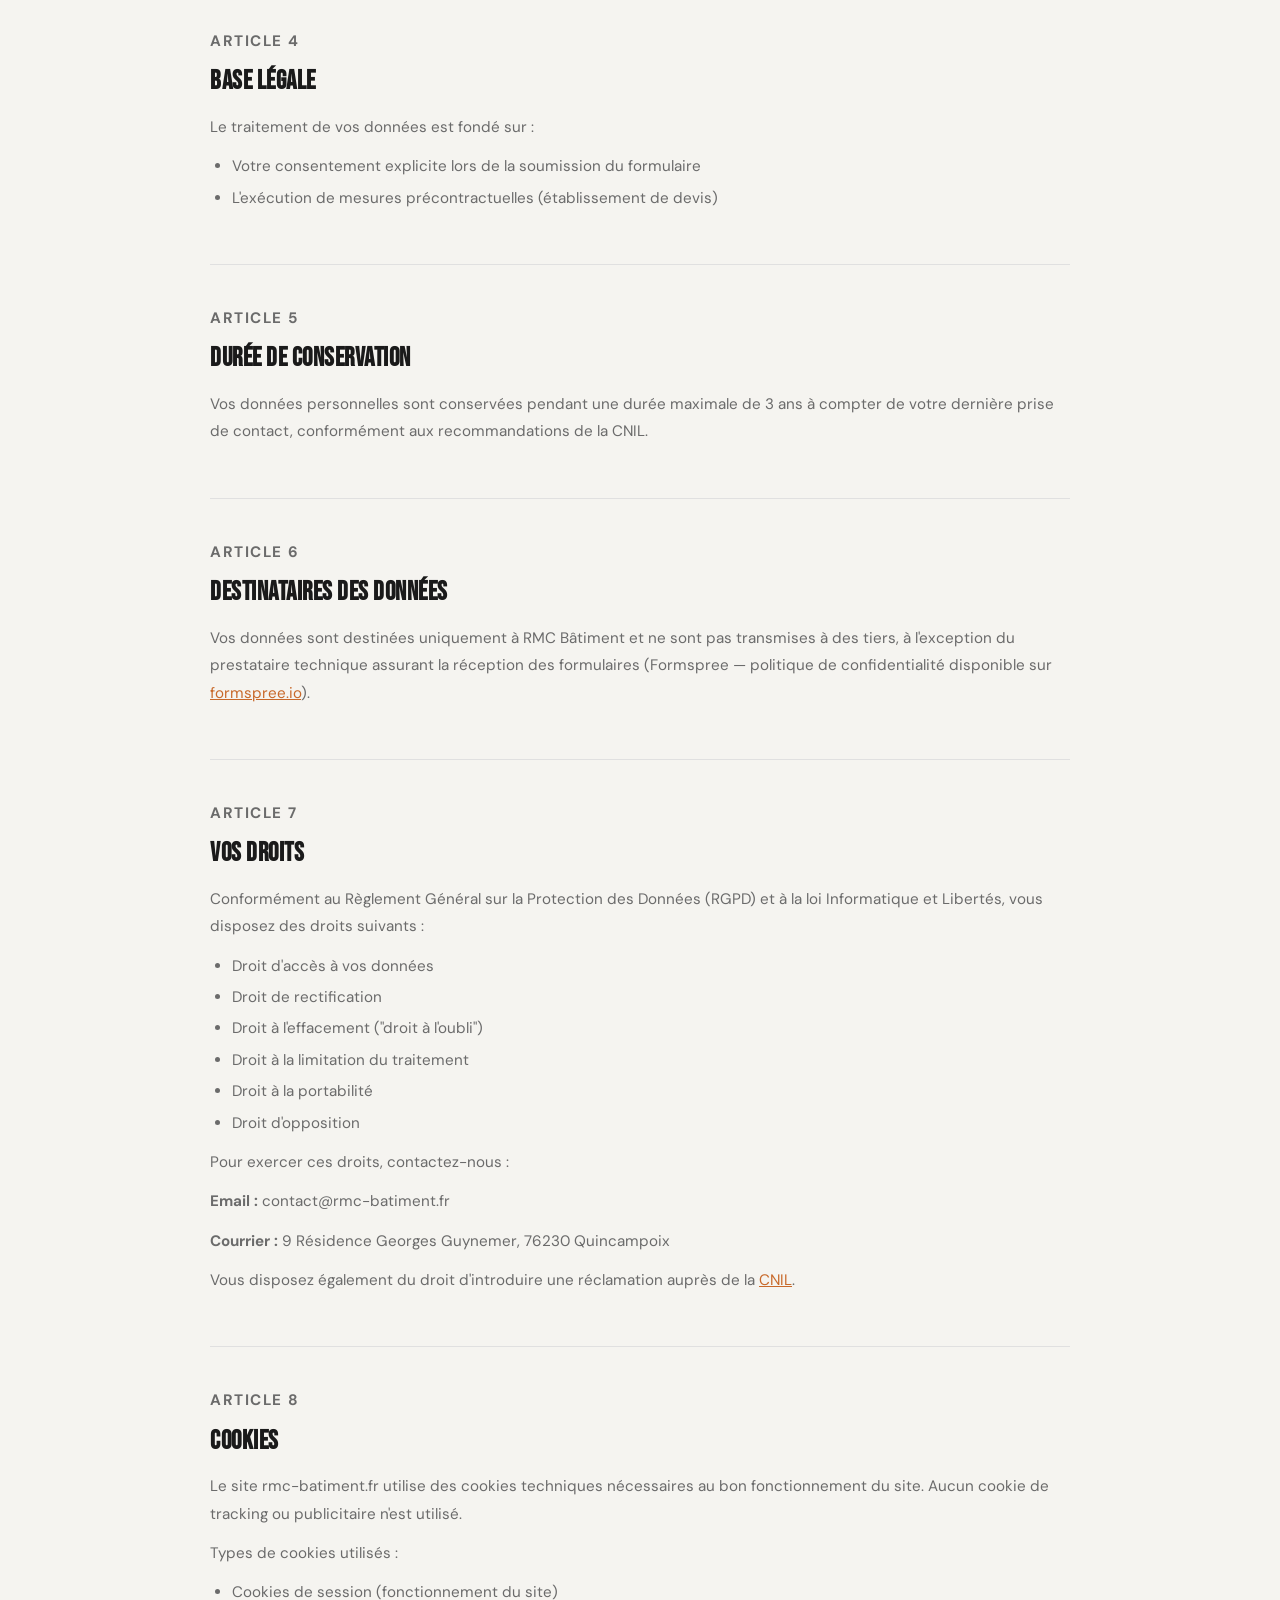
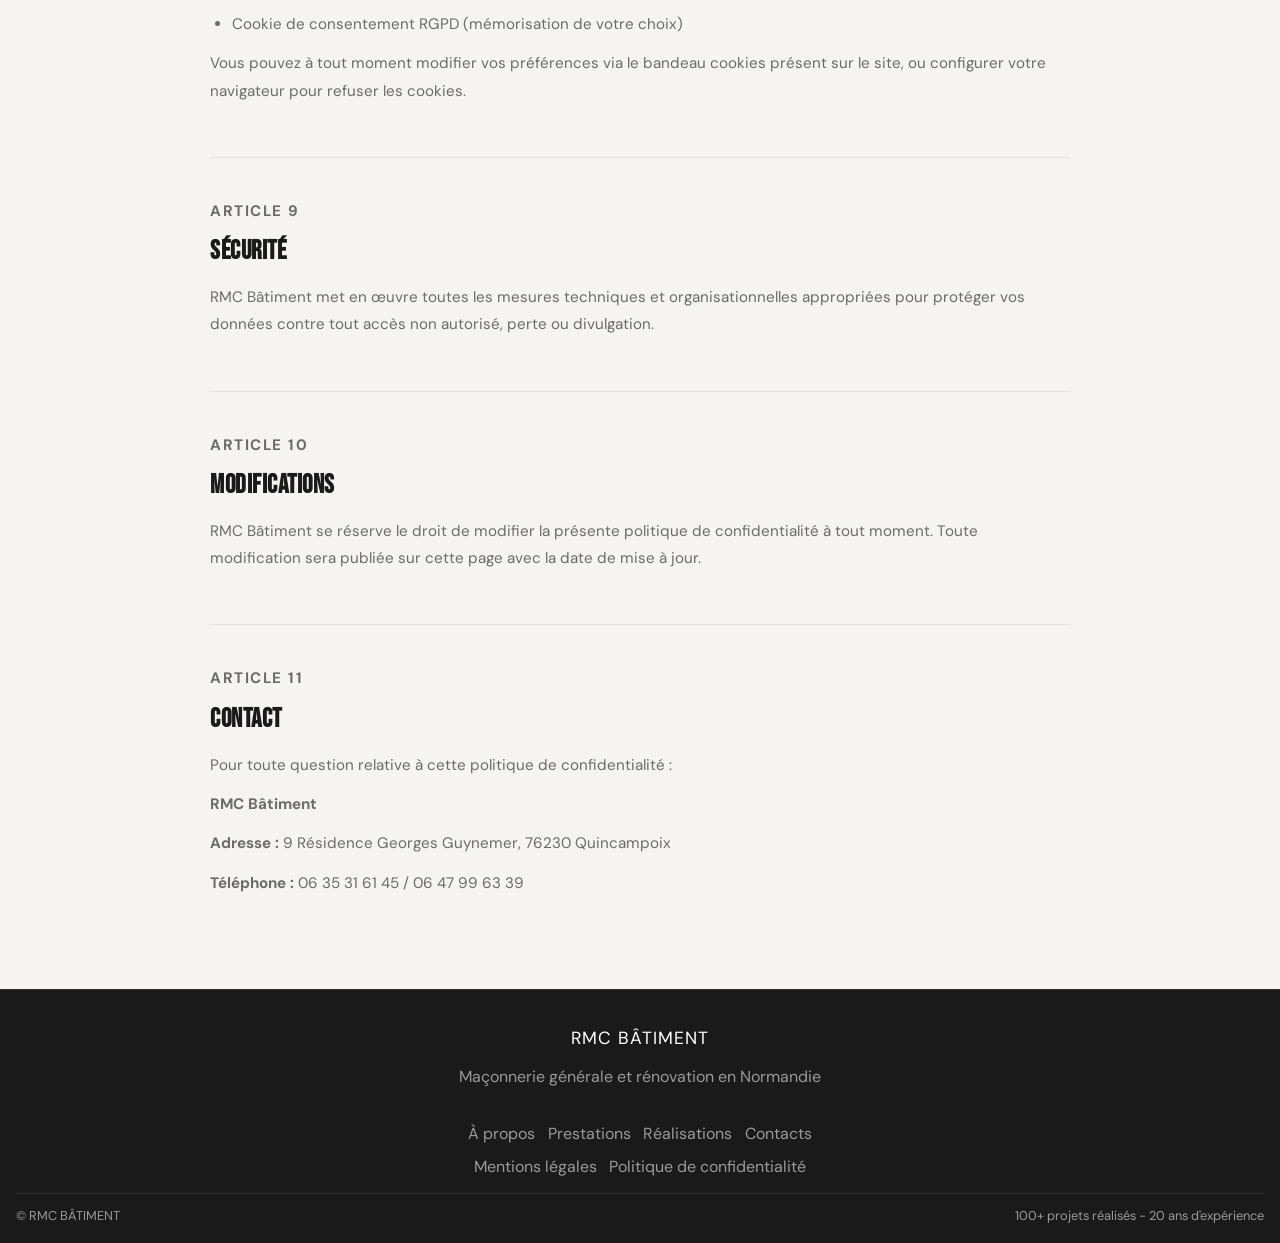
<file: politique-confidentialite.html>
<!doctype html>
<html lang="fr">
  <head>
    <meta charset="UTF-8" />
    <meta name="viewport" content="width=device-width, initial-scale=1.0" />
    <title>Politique de confidentialité — RMC Bâtiment</title>
    <meta name="robots" content="noindex" />
    <link rel="icon" href="assets/images/favicon-rmc-batiment.ico" />
    <link rel="preconnect" href="https://fonts.googleapis.com" />
    <link rel="preconnect" href="https://fonts.gstatic.com" crossorigin />
    <link
      href="https://fonts.googleapis.com/css2?family=Bebas+Neue&family=DM+Sans:wght@400;500;700&family=Playfair+Display:ital@1&display=swap"
      rel="stylesheet"
    />
    <style>
      :root {
        --bg-dark: #111111;
        --bg-card: #1c1c1c;
        --text-white: #ffffff;
        --text-muted: #9a9a9a;
        --accent: #b43320;
        --border: rgba(255, 255, 255, 0.1);
        --bg-light: #f5f4f0;
        --anthracite: #1a1a1a;
        --concrete: #6b6b6b;
        --ocre: #C8692A;
      }

      * { box-sizing: border-box; }

      html, body {
        margin: 0;
        padding: 0;
        background: var(--bg-light);
        color: var(--anthracite);
        font-family: "DM Sans", sans-serif;
        min-height: 100%;
      }

      a { color: inherit; text-decoration: none; }

      .container {
        width: min(100% - 2rem, 1320px);
        margin-inline: auto;
      }

      /* ── Header ── */
      .site-header {
        position: fixed;
        inset: 0 0 auto 0;
        z-index: 50;
        background: #1a1a1a;
        border-bottom: 1px solid transparent;
        transition: background 0.35s ease, border-color 0.35s ease, box-shadow 0.35s ease;
      }

      .site-header.scrolled {
        background: #1a1a1a;
        border-color: var(--border);
        box-shadow: 0 10px 30px rgba(0, 0, 0, 0.35);
      }

      .header-inner {
        min-height: 86px;
        display: flex;
        align-items: center;
        justify-content: space-between;
        gap: 1rem;
      }

      .logo-mark {
        display: inline-flex;
        flex-direction: column;
        line-height: 1;
        color: #fff;
      }

      .logo-mark .logo-text {
        display: inline-flex;
        flex-direction: column;
        line-height: 1;
      }

      .logo-mark .brand {
        font-size: clamp(1.25rem, 2vw, 1.6rem);
        letter-spacing: 0.08em;
        font-weight: 500;
      }

      .logo-mark .tagline {
        margin-top: 0.35rem;
        font-size: 0.58rem;
        letter-spacing: 0.42em;
        text-transform: uppercase;
        opacity: 0.86;
      }

      .main-nav ul {
        display: flex;
        align-items: center;
        gap: 1.5rem;
        margin: 0;
        padding: 0;
        list-style: none;
      }

      .main-nav a {
        position: relative;
        font-size: 0.92rem;
        letter-spacing: 0.04em;
        font-weight: 500;
        color: #fff;
      }

      .main-nav a::after {
        content: "";
        position: absolute;
        left: 0;
        right: 0;
        bottom: -0.35rem;
        height: 1px;
        background: #fff;
        clip-path: inset(0 100% 0 0);
        transition: clip-path 0.35s ease;
      }

      .main-nav a:hover::after { clip-path: inset(0 0 0 0); }

      /* ── Hero ── */
      .page-hero {
        background: #1A1A1A;
        padding-top: 86px;
        display: flex;
        align-items: center;
        justify-content: center;
        min-height: 300px;
        text-align: center;
      }

      .page-hero .hero-inner {
        padding: 60px 24px 50px;
      }

      .hero-surtitle {
        font-family: "DM Sans", sans-serif;
        font-size: 0.75rem;
        letter-spacing: 0.18em;
        text-transform: uppercase;
        color: var(--ocre);
        margin: 0 0 14px;
        font-weight: 500;
      }

      .hero-title {
        font-family: "Bebas Neue", sans-serif;
        font-size: clamp(2.2rem, 5vw, 3rem);
        color: #fff;
        margin: 0 0 20px;
        line-height: 1.1;
        letter-spacing: 0.02em;
      }

      .hero-bar {
        width: 60px;
        height: 3px;
        background: var(--ocre);
        margin: 0 auto;
        border: none;
      }

      /* ── Content ── */
      .legal-content {
        background: var(--bg-light);
        padding: 80px 24px;
      }

      .legal-inner {
        max-width: 860px;
        margin: 0 auto;
      }

      .legal-block {
        padding-bottom: 40px;
        margin-bottom: 40px;
        border-bottom: 1px solid #E0E0E0;
      }

      .legal-block:last-child {
        border-bottom: none;
        margin-bottom: 0;
        padding-bottom: 0;
      }

      .legal-label {
        font-family: "DM Sans", sans-serif;
        text-transform: uppercase;
        color: var(--ocre);
        font-size: 0.8rem;
        letter-spacing: 0.1em;
        margin: 0 0 12px;
        font-weight: 700;
      }

      .legal-subtitle {
        font-family: "Bebas Neue", sans-serif;
        color: #1A1A1A;
        font-size: 1.6rem;
        margin: 0 0 16px;
        line-height: 1.2;
        letter-spacing: 0.02em;
      }

      .legal-block p,
      .legal-block ul {
        font-family: "DM Sans", sans-serif;
        color: #6B6B6B;
        font-size: 0.95rem;
        line-height: 1.8;
        margin: 0 0 12px;
      }

      .legal-block ul {
        padding-left: 1.4rem;
      }

      .legal-block li {
        margin-bottom: 4px;
      }

      .legal-block a {
        color: var(--ocre);
        text-decoration: underline;
      }

      .to-complete {
        background: #FFF3E0;
        border-left: 3px solid var(--ocre);
        padding: 12px 16px;
        font-style: italic;
        color: var(--ocre);
        font-size: 0.95rem;
        line-height: 1.8;
        margin: 12px 0;
        border-radius: 0 4px 4px 0;
      }

      .legal-date {
        font-style: italic;
        color: #6B6B6B;
        font-size: 0.9rem;
        margin-bottom: 40px;
        padding-bottom: 40px;
        border-bottom: 1px solid #E0E0E0;
      }

      /* ── Footer ── */
      .site-footer {
        border-top: 1px solid var(--border);
        background: #1a1a1a;
        padding: 1.2rem 0;
        color: #fff;
      }

      .footer-grid {
        display: grid;
        grid-template-columns: 1fr;
        gap: 1.2rem;
        text-align: center;
      }

      .footer-brand {
        font-size: 1.1rem;
        letter-spacing: 0.06em;
      }

      .footer-note, .footer-links a, .footer-meta { color: #9a9a9a; }

      .footer-links {
        display: grid;
        gap: 0.8rem;
        justify-content: center;
      }

      .footer-links-row {
        display: flex;
        flex-wrap: wrap;
        gap: 0.8rem;
        justify-content: center;
      }

      .footer-links a:hover { color: #ffffff; }

      .footer-meta {
        border-top: 1px solid var(--border);
        margin-top: 1rem;
        padding-top: 0.8rem;
        font-size: 0.8rem;
        display: flex;
        justify-content: space-between;
        gap: 0.7rem;
        text-align: center;
      }

      /* ── Reveal ── */
      .reveal {
        opacity: 0;
        transform: translateY(26px);
        transition: opacity 0.7s ease, transform 0.7s ease;
      }
      .reveal.in {
        opacity: 1;
        transform: translateY(0);
      }

      /* ── Responsive ── */
      @media (max-width: 900px) {
        .header-inner {
          min-height: 80px;
          flex-direction: column;
          justify-content: center;
          align-items: flex-start;
          padding: 0.55rem 0;
        }
        .main-nav ul {
          gap: 0.95rem;
          flex-wrap: wrap;
        }
        .footer-meta {
          flex-direction: column;
          justify-content: center;
          align-items: center;
        }
        .page-hero { min-height: 250px; }
      }
    </style>
  </head>
  <body>
    <header class="site-header scrolled">
      <div class="container header-inner">
        <a href="index.html" class="logo-mark" aria-label="Accueil RMC Bâtiment">
          <span class="logo-text">
            <span class="brand">RMC BÂTIMENT</span>
            <span class="tagline">MAÇONNERIE & RÉNOVATION</span>
          </span>
        </a>
        <nav class="main-nav" aria-label="Navigation principale">
          <ul>
            <li><a href="a-propos.html">À propos</a></li>
            <li><a href="prestations.html">Prestations</a></li>
            <li><a href="realisations.html">Réalisations</a></li>
            <li><a href="contacts.html">Contacts</a></li>
          </ul>
        </nav>
      </div>
    </header>

    <main>
      <section class="page-hero">
        <div class="hero-inner reveal">
          <p class="hero-surtitle">Protection des données</p>
          <h1 class="hero-title">Politique de confidentialité</h1>
          <hr class="hero-bar" />
        </div>
      </section>

      <section class="legal-content">
        <div class="legal-inner">

          <div class="legal-date reveal">
            <p><strong>Dernière mise à jour :</strong> 27/04/26</p>
          </div>

          <div class="legal-block reveal">
            <p class="legal-label">Article 1</p>
            <h2 class="legal-subtitle">Responsable du traitement</h2>
            <p>Le responsable du traitement des données collectées sur le site rmc-batiment.fr est :</p>
            <p><strong>RMC Bâtiment</strong></p>
            <p><strong>Adresse :</strong> 9 Résidence Georges Guynemer, 76230 Quincampoix</p>
            <p><strong>Téléphone :</strong> 06 35 31 61 45 / 06 47 99 63 39</p>
            <p><strong>Email :</strong> contact@rmc-batiment.fr</p>
          </div>

          <div class="legal-block reveal">
            <p class="legal-label">Article 2</p>
            <h2 class="legal-subtitle">Données collectées</h2>
            <p>Dans le cadre de l'utilisation du site et du formulaire de contact, nous collectons les données suivantes :</p>
            <ul>
              <li>Nom et prénom</li>
              <li>Adresse email</li>
              <li>Numéro de téléphone</li>
              <li>Message et description du projet</li>
            </ul>
            <p>Ces données sont collectées uniquement lorsque vous remplissez volontairement le formulaire de contact.</p>
          </div>

          <div class="legal-block reveal">
            <p class="legal-label">Article 3</p>
            <h2 class="legal-subtitle">Finalité du traitement</h2>
            <p>Les données collectées sont utilisées exclusivement pour :</p>
            <ul>
              <li>Répondre à vos demandes de contact</li>
              <li>Établir des devis suite à vos demandes</li>
              <li>Assurer le suivi de votre dossier</li>
            </ul>
            <p>Vos données ne sont en aucun cas utilisées à des fins commerciales, revendues ou transmises à des tiers sans votre consentement explicite.</p>
          </div>

          <div class="legal-block reveal">
            <p class="legal-label">Article 4</p>
            <h2 class="legal-subtitle">Base légale</h2>
            <p>Le traitement de vos données est fondé sur :</p>
            <ul>
              <li>Votre consentement explicite lors de la soumission du formulaire</li>
              <li>L'exécution de mesures précontractuelles (établissement de devis)</li>
            </ul>
          </div>

          <div class="legal-block reveal">
            <p class="legal-label">Article 5</p>
            <h2 class="legal-subtitle">Durée de conservation</h2>
            <p>Vos données personnelles sont conservées pendant une durée maximale de 3 ans à compter de votre dernière prise de contact, conformément aux recommandations de la CNIL.</p>
          </div>

          <div class="legal-block reveal">
            <p class="legal-label">Article 6</p>
            <h2 class="legal-subtitle">Destinataires des données</h2>
            <p>Vos données sont destinées uniquement à RMC Bâtiment et ne sont pas transmises à des tiers, à l'exception du prestataire technique assurant la réception des formulaires (Formspree — politique de confidentialité disponible sur <a href="https://formspree.io" target="_blank" rel="noopener">formspree.io</a>).</p>
          </div>

          <div class="legal-block reveal">
            <p class="legal-label">Article 7</p>
            <h2 class="legal-subtitle">Vos droits</h2>
            <p>Conformément au Règlement Général sur la Protection des Données (RGPD) et à la loi Informatique et Libertés, vous disposez des droits suivants :</p>
            <ul>
              <li>Droit d'accès à vos données</li>
              <li>Droit de rectification</li>
              <li>Droit à l'effacement ("droit à l'oubli")</li>
              <li>Droit à la limitation du traitement</li>
              <li>Droit à la portabilité</li>
              <li>Droit d'opposition</li>
            </ul>
            <p>Pour exercer ces droits, contactez-nous :</p>
            <p><strong>Email :</strong> contact@rmc-batiment.fr</p>
            <p><strong>Courrier :</strong> 9 Résidence Georges Guynemer, 76230 Quincampoix</p>
            <p>Vous disposez également du droit d'introduire une réclamation auprès de la <a href="https://www.cnil.fr" target="_blank" rel="noopener">CNIL</a>.</p>
          </div>

          <div class="legal-block reveal">
            <p class="legal-label">Article 8</p>
            <h2 class="legal-subtitle">Cookies</h2>
            <p>Le site rmc-batiment.fr utilise des cookies techniques nécessaires au bon fonctionnement du site. Aucun cookie de tracking ou publicitaire n'est utilisé.</p>
            <p>Types de cookies utilisés :</p>
            <ul>
              <li>Cookies de session (fonctionnement du site)</li>
              <li>Cookie de consentement RGPD (mémorisation de votre choix)</li>
            </ul>
            <p>Vous pouvez à tout moment modifier vos préférences via le bandeau cookies présent sur le site, ou configurer votre navigateur pour refuser les cookies.</p>
          </div>

          <div class="legal-block reveal">
            <p class="legal-label">Article 9</p>
            <h2 class="legal-subtitle">Sécurité</h2>
            <p>RMC Bâtiment met en œuvre toutes les mesures techniques et organisationnelles appropriées pour protéger vos données contre tout accès non autorisé, perte ou divulgation.</p>
          </div>

          <div class="legal-block reveal">
            <p class="legal-label">Article 10</p>
            <h2 class="legal-subtitle">Modifications</h2>
            <p>RMC Bâtiment se réserve le droit de modifier la présente politique de confidentialité à tout moment. Toute modification sera publiée sur cette page avec la date de mise à jour.</p>
          </div>

          <div class="legal-block reveal">
            <p class="legal-label">Article 11</p>
            <h2 class="legal-subtitle">Contact</h2>
            <p>Pour toute question relative à cette politique de confidentialité :</p>
            <p><strong>RMC Bâtiment</strong></p>
            <p><strong>Adresse :</strong> 9 Résidence Georges Guynemer, 76230 Quincampoix</p>
            <p><strong>Téléphone :</strong> 06 35 31 61 45 / 06 47 99 63 39</p>
          </div>

        </div>
      </section>
    </main>

    <footer class="site-footer">
      <div class="container">
        <div class="footer-grid">
          <div>
            <p class="footer-brand">RMC BÂTIMENT</p>
            <p class="footer-note">Maçonnerie générale et rénovation en Normandie</p>
          </div>
          <nav class="footer-links" aria-label="Liens footer">
            <div class="footer-links-row">
              <a href="a-propos.html">À propos</a>
              <a href="prestations.html">Prestations</a>
              <a href="realisations.html">Réalisations</a>
              <a href="contacts.html">Contacts</a>
            </div>
            <div class="footer-links-row">
              <a href="mentions-legales.html">Mentions légales</a>
              <a href="politique-confidentialite.html">Politique de confidentialité</a>
            </div>
          </nav>
        </div>
        <div class="footer-meta">
          <span>© RMC BÂTIMENT</span>
          <span>100+ projets réalisés - 20 ans d'expérience</span>
        </div>
      </div>
    </footer>

    <script>
      document.addEventListener("DOMContentLoaded", function () {
        var revealItems = document.querySelectorAll(".reveal");
        if ("IntersectionObserver" in window && revealItems.length) {
          var revealObserver = new IntersectionObserver(function (entries, obs) {
            entries.forEach(function (entry) {
              if (entry.isIntersecting) {
                entry.target.classList.add("in");
                obs.unobserve(entry.target);
              }
            });
          }, { threshold: 0.14 });
          revealItems.forEach(function (item) { revealObserver.observe(item); });
        } else {
          revealItems.forEach(function (item) { item.classList.add("in"); });
        }
      });
    </script>
  </body>
</html>
</file>
